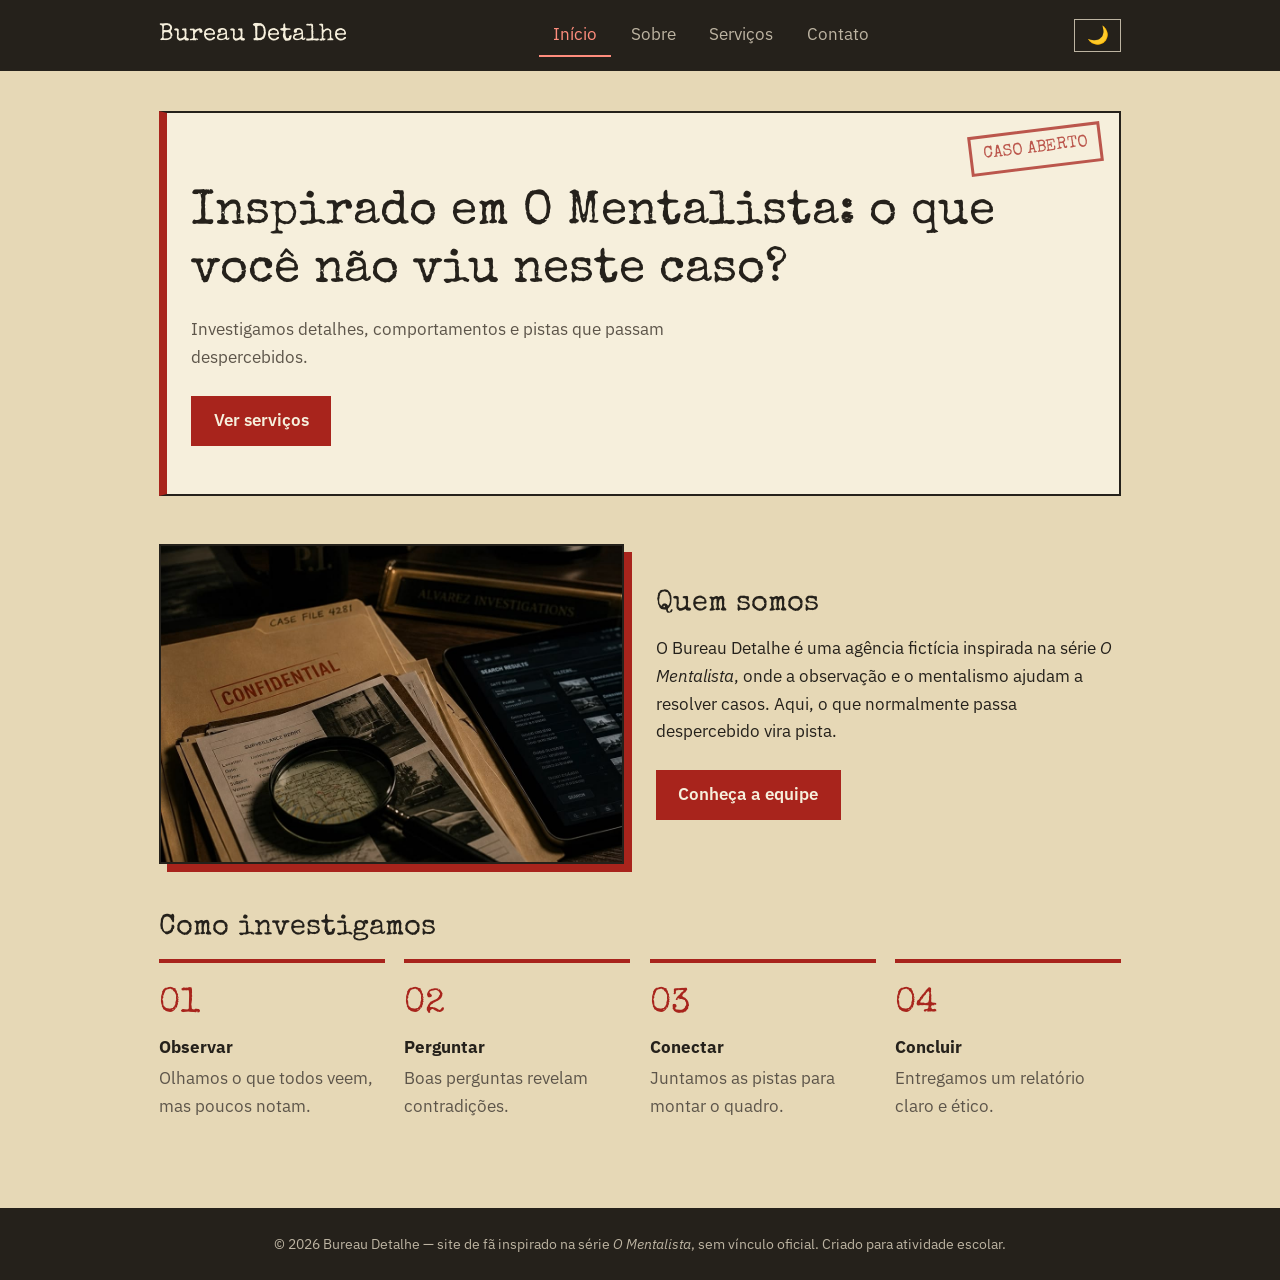
<file: index.html>
<!DOCTYPE html>
<html lang="pt-BR">
<head>
<meta charset="UTF-8">
<meta name="viewport" content="width=device-width, initial-scale=1">
<title>Início | Bureau Detalhe</title>
<link rel="preconnect" href="https://fonts.googleapis.com">
<link href="https://fonts.googleapis.com/css2?family=IBM+Plex+Sans:wght@400;600&family=Special+Elite&display=swap" rel="stylesheet">
<link rel="stylesheet" href="css/estilo.css">
</head>
<body>
<header><div class="barra">
<a class="logo" href="index.html">Bureau Detalhe</a>
<nav><ul>
<li><a href="index.html" class="active">Início</a></li>
<li><a href="sobre.html">Sobre</a></li>
<li><a href="servicos.html">Serviços</a></li>
<li><a href="contato.html">Contato</a></li>
</ul></nav>
<button id="tema" class="tema" type="button" aria-label="Alternar modo claro e escuro">🌙</button>
</div></header>
<main>
<section class="banner" aria-live="off">
<div class="slide ativo"><h1>Inspirado em O Mentalista: o que você não viu neste caso?</h1><p>Investigamos detalhes, comportamentos e pistas que passam despercebidos.</p></div>
<div class="slide"><h1>Toda pessoa entrega mais do que diz.</h1><p>Como o consultor Patrick Jane, nossos analistas leem gestos, tom de voz e pequenas contradições.</p></div>
<div class="slide"><h1>Uma equipe, um caso, várias pistas.</h1><p>Investigação em equipe, liderada com método, como faria Teresa Lisbon.</p></div>
<a class="botao" href="servicos.html">Ver serviços</a>
</section>
<section class="destaque">
<img src="img/lupa.jpg" alt="Lupa sobre documentos em uma mesa">
<div>
<h2>Quem somos</h2>
<p>O Bureau Detalhe é uma agência fictícia inspirada na série <em>O Mentalista</em>, onde a observação e o mentalismo ajudam a resolver casos. Aqui, o que normalmente passa despercebido vira pista.</p>
<a class="botao" href="sobre.html">Conheça a equipe</a>
</div>
</section>
<section>
<h2>Como investigamos</h2>
<ol class="etapas">
<li><strong>Observar</strong><span>Olhamos o que todos veem, mas poucos notam.</span></li>
<li><strong>Perguntar</strong><span>Boas perguntas revelam contradições.</span></li>
<li><strong>Conectar</strong><span>Juntamos as pistas para montar o quadro.</span></li>
<li><strong>Concluir</strong><span>Entregamos um relatório claro e ético.</span></li>
</ol>
</section>
<button id="topo" aria-label="Voltar ao topo">&uarr;</button>
</main>
<footer>&copy; 2026 Bureau Detalhe &mdash; site de fã inspirado na série <em>O Mentalista</em>, sem vínculo oficial. Criado para atividade escolar.</footer>
<script src="js/script.js"></script>
</body>
</html>
</file>
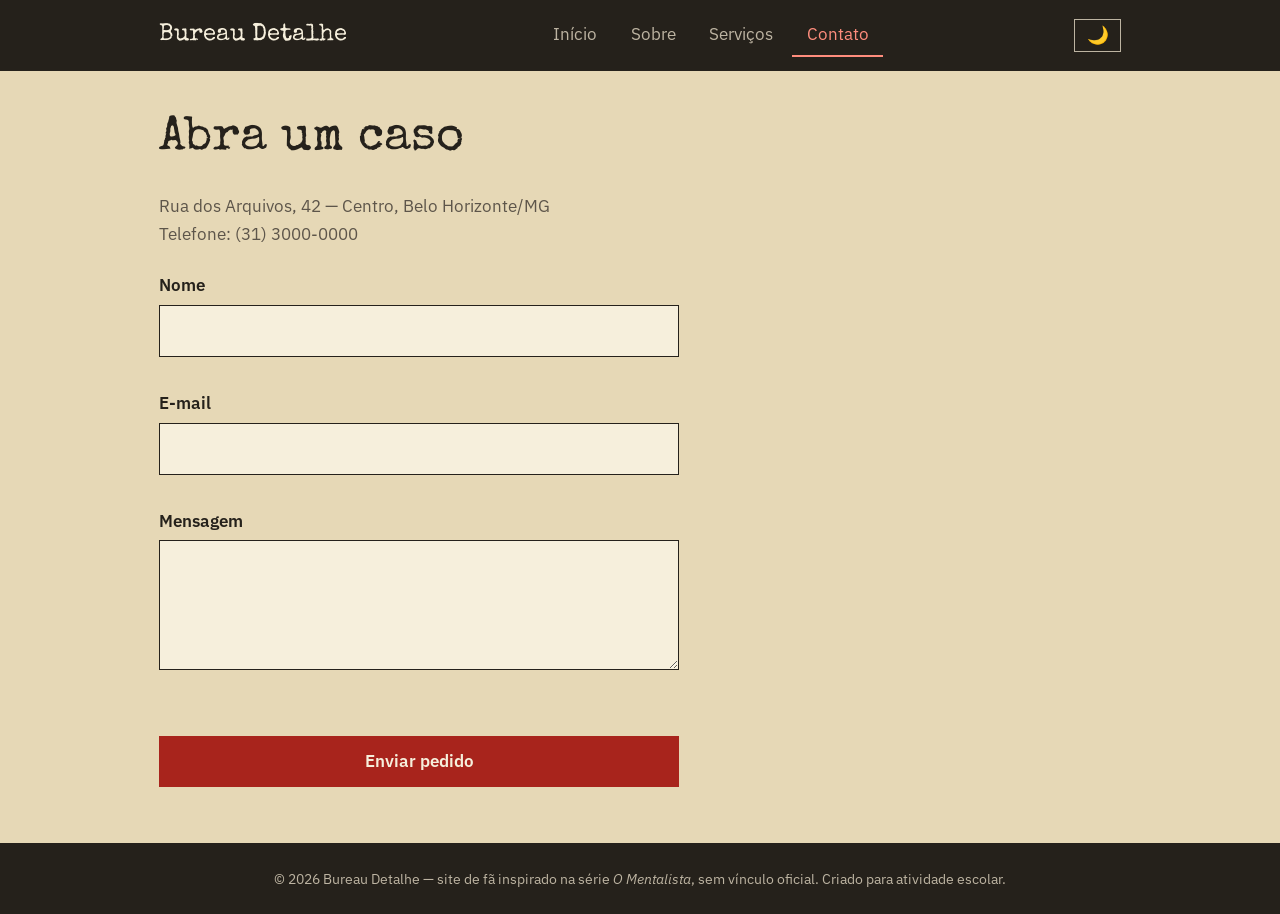
<file: contato.html>
<!DOCTYPE html>
<html lang="pt-BR">
<head>
<meta charset="UTF-8">
<meta name="viewport" content="width=device-width, initial-scale=1">
<title>Contato | Bureau Detalhe</title>
<link rel="preconnect" href="https://fonts.googleapis.com">
<link href="https://fonts.googleapis.com/css2?family=IBM+Plex+Sans:wght@400;600&family=Special+Elite&display=swap" rel="stylesheet">
<link rel="stylesheet" href="css/estilo.css">
</head>
<body>
<header><div class="barra">
<a class="logo" href="index.html">Bureau Detalhe</a>
<nav><ul>
<li><a href="index.html">Início</a></li>
<li><a href="sobre.html">Sobre</a></li>
<li><a href="servicos.html">Serviços</a></li>
<li><a href="contato.html" class="active">Contato</a></li>
</ul></nav>
<button id="tema" class="tema" type="button" aria-label="Alternar modo claro e escuro">🌙</button>
</div></header>
<main>
<h1>Abra um caso</h1>
<div class="dados"><p>Rua dos Arquivos, 42 &mdash; Centro, Belo Horizonte/MG</p><p>Telefone: (31) 3000-0000</p></div>
<form id="form-contato" novalidate>
<div><label for="nome">Nome</label><input type="text" id="nome" name="nome"><div class="erro" id="erro-nome"></div></div>
<div><label for="email">E-mail</label><input type="email" id="email" name="email"><div class="erro" id="erro-email"></div></div>
<div><label for="mensagem">Mensagem</label><textarea id="mensagem" name="mensagem"></textarea><div class="erro" id="erro-mensagem"></div></div>
<button class="botao" type="submit">Enviar pedido</button>
<p class="sucesso" id="retorno" role="status"></p>
</form>
</main>
<footer>&copy; 2026 Bureau Detalhe &mdash; site de fã inspirado na série <em>O Mentalista</em>, sem vínculo oficial. Criado para atividade escolar.</footer>
<script src="js/script.js"></script>
</body>
</html>
</file>
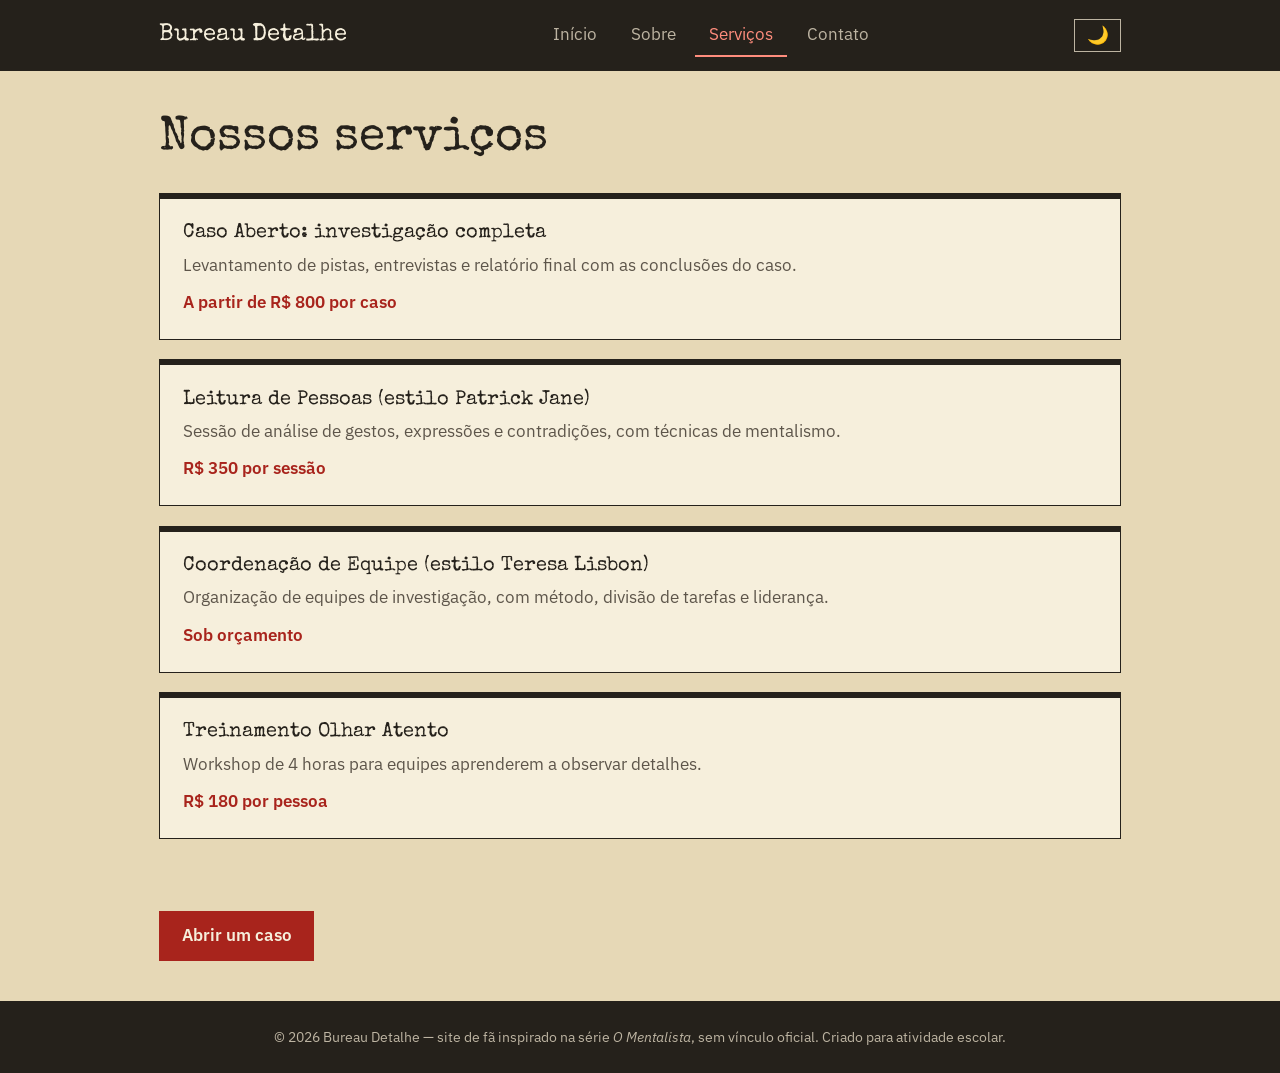
<file: servicos.html>
<!DOCTYPE html>
<html lang="pt-BR">
<head>
<meta charset="UTF-8">
<meta name="viewport" content="width=device-width, initial-scale=1">
<title>Serviços | Bureau Detalhe</title>
<link rel="preconnect" href="https://fonts.googleapis.com">
<link href="https://fonts.googleapis.com/css2?family=IBM+Plex+Sans:wght@400;600&family=Special+Elite&display=swap" rel="stylesheet">
<link rel="stylesheet" href="css/estilo.css">
</head>
 <body>
<header><div class="barra">
<a class="logo" href="index.html">Bureau Detalhe</a>
<nav><ul>
<li><a href="index.html">Início</a></li>
<li><a href="sobre.html">Sobre</a></li>
<li><a href="servicos.html" class="active">Serviços</a></li>
<li><a href="contato.html">Contato</a></li>
</ul></nav>
<button id="tema" class="tema" type="button" aria-label="Alternar modo claro e escuro">🌙</button>
</div></header>
<main>
<h1>Nossos serviços</h1>
<section class="lista-servicos" style="margin-top:1.5rem">
<div class="caixa"><h3>Caso Aberto: investigação completa</h3><p>Levantamento de pistas, entrevistas e relatório final com as conclusões do caso.</p><p class="preco">A partir de R$ 800 por caso</p></div>
<div class="caixa"><h3>Leitura de Pessoas (estilo Patrick Jane)</h3><p>Sessão de análise de gestos, expressões e contradições, com técnicas de mentalismo.</p><p class="preco">R$ 350 por sessão</p></div>
<div class="caixa"><h3>Coordenação de Equipe (estilo Teresa Lisbon)</h3><p>Organização de equipes de investigação, com método, divisão de tarefas e liderança.</p><p class="preco">Sob orçamento</p></div>
<div class="caixa"><h3>Treinamento Olhar Atento</h3><p>Workshop de 4 horas para equipes aprenderem a observar detalhes.</p><p class="preco">R$ 180 por pessoa</p></div>
</section>
<a class="botao" href="contato.html">Abrir um caso</a>
</main>
<footer>&copy; 2026 Bureau Detalhe &mdash; site de fã inspirado na série <em>O Mentalista</em>, sem vínculo oficial. Criado para atividade escolar.</footer>
<script src="js/script.js"></script>
 </body>
</html>
</file>
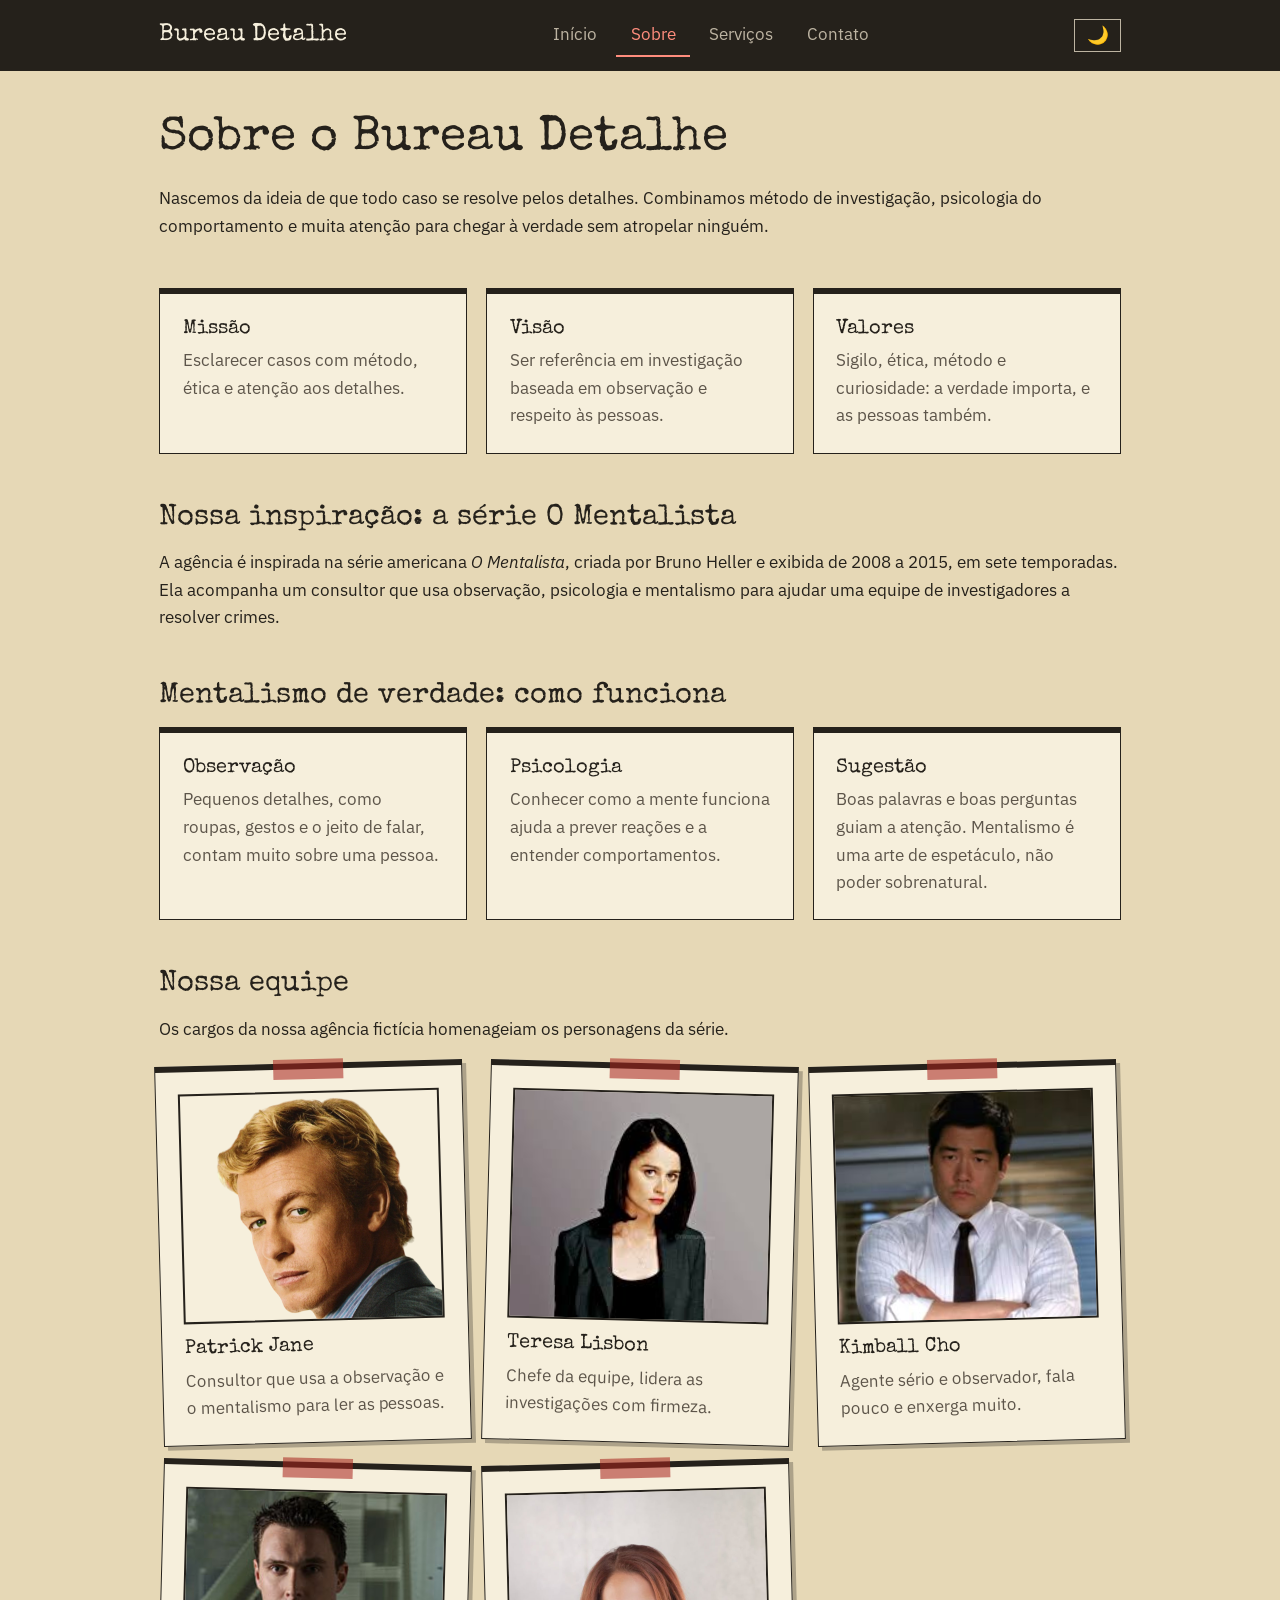
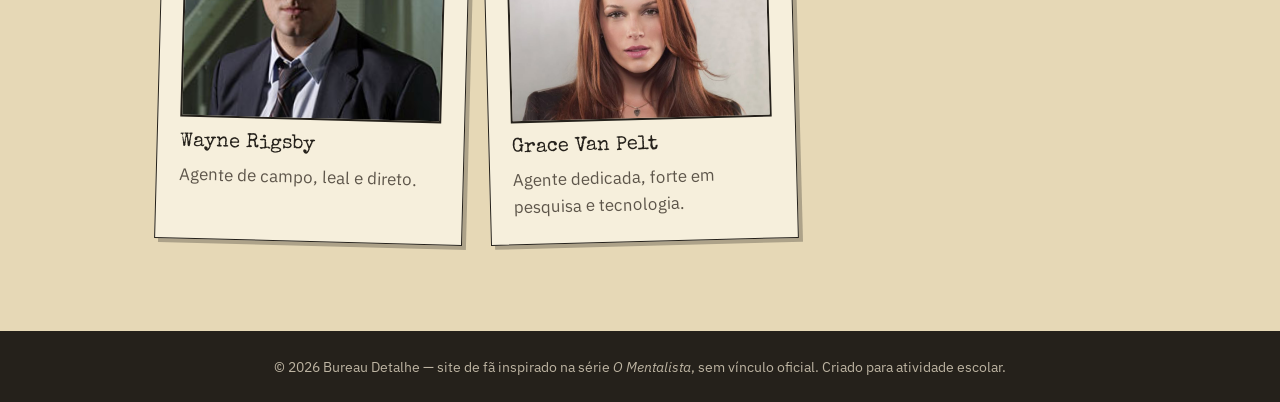
<file: sobre.html>
<!DOCTYPE html>
<html lang="pt-BR">
<head>
<meta charset="UTF-8">
<meta name="viewport" content="width=device-width, initial-scale=1">
<title>Sobre | Bureau Detalhe</title>
<link rel="preconnect" href="https://fonts.googleapis.com">
<link href="https://fonts.googleapis.com/css2?family=IBM+Plex+Sans:wght@400;600&family=Special+Elite&display=swap" rel="stylesheet">
<link rel="stylesheet" href="css/estilo.css">
</head>
<body>
<header><div class="barra">
<a class="logo" href="index.html">Bureau Detalhe</a>
<nav><ul>
<li><a href="index.html">Início</a></li>
<li><a href="sobre.html" class="active">Sobre</a></li>
<li><a href="servicos.html">Serviços</a></li>
<li><a href="contato.html">Contato</a></li>
</ul></nav>
<button id="tema" class="tema" type="button" aria-label="Alternar modo claro e escuro">🌙</button>
</div></header>
<main>
<h1>Sobre o Bureau Detalhe</h1>
<section><p style="margin-top:1rem">Nascemos da ideia de que todo caso se resolve pelos detalhes. Combinamos método de investigação, psicologia do comportamento e muita atenção para chegar à verdade sem atropelar ninguém.</p></section>
<section class="grade">
<div class="caixa"><h3>Missão</h3><p>Esclarecer casos com método, ética e atenção aos detalhes.</p></div>
<div class="caixa"><h3>Visão</h3><p>Ser referência em investigação baseada em observação e respeito às pessoas.</p></div>
<div class="caixa"><h3>Valores</h3><p>Sigilo, ética, método e curiosidade: a verdade importa, e as pessoas também.</p></div>
</section>
<section>
<h2>Nossa inspiração: a série O Mentalista</h2>
<p>A agência é inspirada na série americana <em>O Mentalista</em>, criada por Bruno Heller e exibida de 2008 a 2015, em sete temporadas. Ela acompanha um consultor que usa observação, psicologia e mentalismo para ajudar uma equipe de investigadores a resolver crimes.</p>
</section>
<section>
<h2>Mentalismo de verdade: como funciona</h2>
<div class="grade">
<div class="caixa"><h3>Observação</h3><p>Pequenos detalhes, como roupas, gestos e o jeito de falar, contam muito sobre uma pessoa.</p></div>
<div class="caixa"><h3>Psicologia</h3><p>Conhecer como a mente funciona ajuda a prever reações e a entender comportamentos.</p></div>
<div class="caixa"><h3>Sugestão</h3><p>Boas palavras e boas perguntas guiam a atenção. Mentalismo é uma arte de espetáculo, não poder sobrenatural.</p></div>
</div>
</section>
<section>
<h2>Nossa equipe</h2>
<p style="margin-bottom:1.2rem">Os cargos da nossa agência fictícia homenageiam os personagens da série.</p>
<div class="grade">
<div class="caixa ficha"><img class="retrato" src="img/jane.webp" alt="Patrick Jane, personagem de O Mentalista"><h3>Patrick Jane</h3><p>Consultor que usa a observação e o mentalismo para ler as pessoas.</p></div>
<div class="caixa ficha"><img class="retrato" src="img/lisbon.jpeg" alt="Teresa Lisbon, personagem de O Mentalista"><h3>Teresa Lisbon</h3><p>Chefe da equipe, lidera as investigações com firmeza.</p></div>
<div class="caixa ficha"><img class="retrato" src="img/cho.jpg" alt="Kimball Cho, personagem de O Mentalista"><h3>Kimball Cho</h3><p>Agente sério e observador, fala pouco e enxerga muito.</p></div>
<div class="caixa ficha"><img class="retrato" src="img/rigsby.jpg" alt="Wayne Rigsby, personagem de O Mentalista"><h3>Wayne Rigsby</h3><p>Agente de campo, leal e direto.</p></div>
<div class="caixa ficha"><img class="retrato" src="img/vanpelt.jpg" alt="Grace Van Pelt, personagem de O Mentalista"><h3>Grace Van Pelt</h3><p>Agente dedicada, forte em pesquisa e tecnologia.</p></div>
</div>
</section>
</main>
<footer>&copy; 2026 Bureau Detalhe &mdash; site de fã inspirado na série <em>O Mentalista</em>, sem vínculo oficial. Criado para atividade escolar.</footer>
<script src="js/script.js"></script>
</body>
</html>
</file>
<file: css/estilo.css>
/* ==============================
   CORES (mude aqui para trocar o visual)
   ============================== */
:root {
  --fundo: #e6d8b6;      /* fundo da página */
  --papel: #f6efdc;      /* cartões e banner */
  --tinta: #25211b;      /* texto e bordas */
  --suave: #5d554a;      /* texto secundário */
  --carimbo: #a8241c;    /* vermelho de destaque */
  --claro: #ff8d7d;      /* destaque no menu */
}

/* ==============================
   BASE
   ============================== */
* {
  box-sizing: border-box;
  margin: 0;
  padding: 0;
}

html {
  scroll-behavior: smooth;
}

body {
  font-family: 'IBM Plex Sans', Arial, sans-serif;
  background: var(--fundo);
  color: var(--tinta);
  line-height: 1.65;
  font-size: 1.05rem;
}

h1, h2, h3 {
  font-family: 'Special Elite', 'Courier New', monospace;
  font-weight: 400;
  line-height: 1.2;
}

h1 {
  font-size: clamp(1.9rem, 5vw, 3rem);
}

h2 {
  font-size: 1.8rem;
  margin-bottom: 0.8rem;
}

h3 {
  font-size: 1.25rem;
  margin-bottom: 0.4rem;
}

a {
  color: var(--carimbo);
}

:focus-visible {
  outline: 2px solid var(--carimbo);
  outline-offset: 3px;
}

/* ==============================
   CABEÇALHO E MENU
   ============================== */
header {
  background: #25211b;
  position: sticky;
  top: 0;
  z-index: 10;
}

.barra {
  max-width: 1000px;
  margin: auto;
  padding: 0.9rem 1.2rem;
  display: flex;
  justify-content: space-between;
  align-items: center;
  flex-wrap: wrap;
  gap: 0.6rem;
}

.logo {
  font-family: 'Special Elite', 'Courier New', monospace;
  font-size: 1.5rem;
  color: #f6efdc;
  text-decoration: none;
}

nav ul {
  list-style: none;
  display: flex;
  gap: 0.3rem;
  flex-wrap: wrap;
}

nav a {
  display: block;
  padding: 0.4rem 0.9rem;
  color: #bdb4a2;
  text-decoration: none;
  border-bottom: 2px solid transparent;
  transition: color 0.2s, border-color 0.2s;
}

/* efeito ao passar o mouse */
nav a:hover {
  color: #f6efdc;
  border-color: #bdb4a2;
}

/* página atual */
nav a.active {
  color: var(--claro);
  border-color: var(--claro);
}

/* ==============================
   CONTEÚDO
   ============================== */
main {
  max-width: 1000px;
  margin: auto;
  padding: 2.5rem 1.2rem;
}

section {
  margin-bottom: 3rem;
}

/* ==============================
   BANNER ROTATIVO (página inicial)
   ============================== */
.banner {
  background: var(--papel);
  border: 2px solid var(--tinta);
  border-left: 8px solid var(--carimbo);
  padding: 3rem 1.5rem;
  margin-bottom: 3rem;
  min-height: 270px;
  position: relative;
}

/* carimbo "CASO ABERTO" */
.banner::after {
  content: "CASO ABERTO";
  position: absolute;
  top: 1rem;
  right: 1rem;
  font-family: 'Special Elite', 'Courier New', monospace;
  color: var(--carimbo);
  border: 3px solid var(--carimbo);
  padding: 0.2rem 0.7rem;
  transform: rotate(-7deg);
  opacity: 0.75;
}

.slide {
  display: none;
}

.slide.ativo {
  display: block;
  animation: entra 0.8s;
}

.slide h1 {
  margin-top: 1.5rem;
}

.slide p {
  color: var(--suave);
  margin-top: 1rem;
  max-width: 55ch;
}

@keyframes entra {
  from { opacity: 0; }
  to   { opacity: 1; }
}

/* ==============================
   BOTÕES
   ============================== */
.botao {
  display: inline-block;
  margin-top: 1.5rem;
  background: var(--carimbo);
  color: #f6efdc;
  padding: 0.7rem 1.4rem;
  border: 0;
  font: inherit;
  font-weight: 600;
  text-decoration: none;
  cursor: pointer;
}

.botao:hover {
  background: var(--tinta);
  color: var(--papel);
}

/* ==============================
   CARTÕES E GRADE
   ============================== */
.grade {
  display: grid;
  grid-template-columns: repeat(3, 1fr);
  gap: 1.2rem;
}

.caixa {
  background: var(--papel);
  border: 1px solid var(--tinta);
  border-top: 6px solid var(--tinta);
  padding: 1.4rem;
}

.caixa p {
  color: var(--suave);
}

.lista-servicos .caixa {
  margin-bottom: 1.2rem;
}

.preco {
  color: var(--carimbo) !important;
  font-weight: 600;
  margin-top: 0.6rem;
}

/* fotos dos personagens */
.retrato {
  display: block;
  width: 100%;
  height: 230px;
  object-fit: cover;
  object-position: top;
  border: 2px solid var(--tinta);
  margin-bottom: 0.8rem;
}

/* ==============================
   FORMULÁRIO DE CONTATO
   ============================== */
form {
  display: grid;
  gap: 1rem;
  max-width: 520px;
}

label {
  display: block;
  margin-bottom: 0.3rem;
  font-weight: 600;
}

input, textarea {
  width: 100%;
  padding: 0.7rem;
  background: var(--papel);
  border: 1px solid var(--tinta);
  color: var(--tinta);
  font: inherit;
}

textarea {
  min-height: 130px;
  resize: vertical;
}

.erro {
  color: var(--carimbo);
  font-size: 0.9rem;
  min-height: 1.2em;
}

.sucesso {
  color: #2d6a2d;
  font-weight: 600;
}

.dados {
  margin: 1.5rem 0;
  color: var(--suave);
}

/* ==============================
   RODAPÉ
   ============================== */
footer {
  background: #25211b;
  text-align: center;
  padding: 1.5rem 1rem;
  color: #bdb4a2;
  font-size: 0.9rem;
}

/* ==============================
   BOTÃO VOLTAR AO TOPO
   ============================== */
#topo {
  position: fixed;
  right: 1.2rem;
  bottom: 1.2rem;
  width: 46px;
  height: 46px;
  background: var(--carimbo);
  color: #f6efdc;
  border: 0;
  font-size: 1.3rem;
  font-weight: 700;
  cursor: pointer;
  opacity: 0;
  pointer-events: none;
  transition: opacity 0.3s;
}

#topo.visivel {
  opacity: 1;
  pointer-events: auto;
}

/* ==============================
   MODO CLARO / ESCURO
   ============================== */
.tema {
  background: transparent;
  border: 1px solid #bdb4a2;
  color: #f6efdc;
  padding: 0.3rem 0.7rem;
  font-size: 1.1rem;
  cursor: pointer;
}

.tema:hover {
  border-color: #f6efdc;
}

[data-tema="escuro"] {
  --fundo: #14120e;
  --papel: #211e18;
  --tinta: #e9dfc6;
  --suave: #b7ad98;
  --carimbo: #ff7b6b;
  --claro: #ff7b6b;
}

[data-tema="escuro"] header,
[data-tema="escuro"] footer {
  background: #0b0a08;
}

[data-tema="escuro"] .botao,
[data-tema="escuro"] #topo {
  color: #14120e;
}

[data-tema="escuro"] .sucesso {
  color: #7fd17f;
}

/* ==============================
   RESPONSIVIDADE (celular)
   ============================== */
@media (max-width: 700px) {
  .grade {
    grid-template-columns: 1fr;
  }

  .barra {
    flex-direction: column;
    align-items: flex-start;
  }

  .banner {
    padding: 2rem 1rem;
  }

  .banner::after {
    font-size: 0.8rem;
  }
}

/* respeita quem prefere menos animação */
@media (prefers-reduced-motion: reduce) {
  * {
    animation: none !important;
    transition: none !important;
    scroll-behavior: auto !important;
  }
}

/* ==============================
   MELHORIAS: DOSSIÊ
   ============================== */

/* imagem ao lado do texto */
.destaque {
  display: grid;
  grid-template-columns: 1fr 1fr;
  gap: 2rem;
  align-items: center;
}

.destaque img {
  width: 100%;
  height: 320px;
  object-fit: cover;
  border: 2px solid var(--tinta);
  box-shadow: 8px 8px 0 var(--carimbo);
}

/* etapas numeradas */
.etapas {
  list-style: none;
  counter-reset: etapa;
  display: grid;
  grid-template-columns: repeat(4, 1fr);
  gap: 1.2rem;
}

.etapas li {
  counter-increment: etapa;
  border-top: 4px solid var(--carimbo);
  padding-top: 0.8rem;
}

.etapas li::before {
  content: "0" counter(etapa);
  display: block;
  font-family: 'Special Elite', 'Courier New', monospace;
  font-size: 2.2rem;
  color: var(--carimbo);
}

.etapas strong {
  display: block;
  margin-bottom: 0.2rem;
}

.etapas span {
  color: var(--suave);
}

/* fichas da equipe, estilo foto presa com fita */
.ficha {
  position: relative;
  box-shadow: 4px 4px 0 rgba(0, 0, 0, 0.25);
}

.ficha:nth-child(odd) {
  transform: rotate(-1.5deg);
}

.ficha:nth-child(even) {
  transform: rotate(1.5deg);
}

.ficha::before {
  content: "";
  position: absolute;
  top: -10px;
  left: 50%;
  width: 70px;
  height: 20px;
  margin-left: -35px;
  background: rgba(168, 36, 28, 0.55);
}

@media (max-width: 700px) {
  .destaque,
  .etapas {
    grid-template-columns: 1fr;
  }
}
</file>
